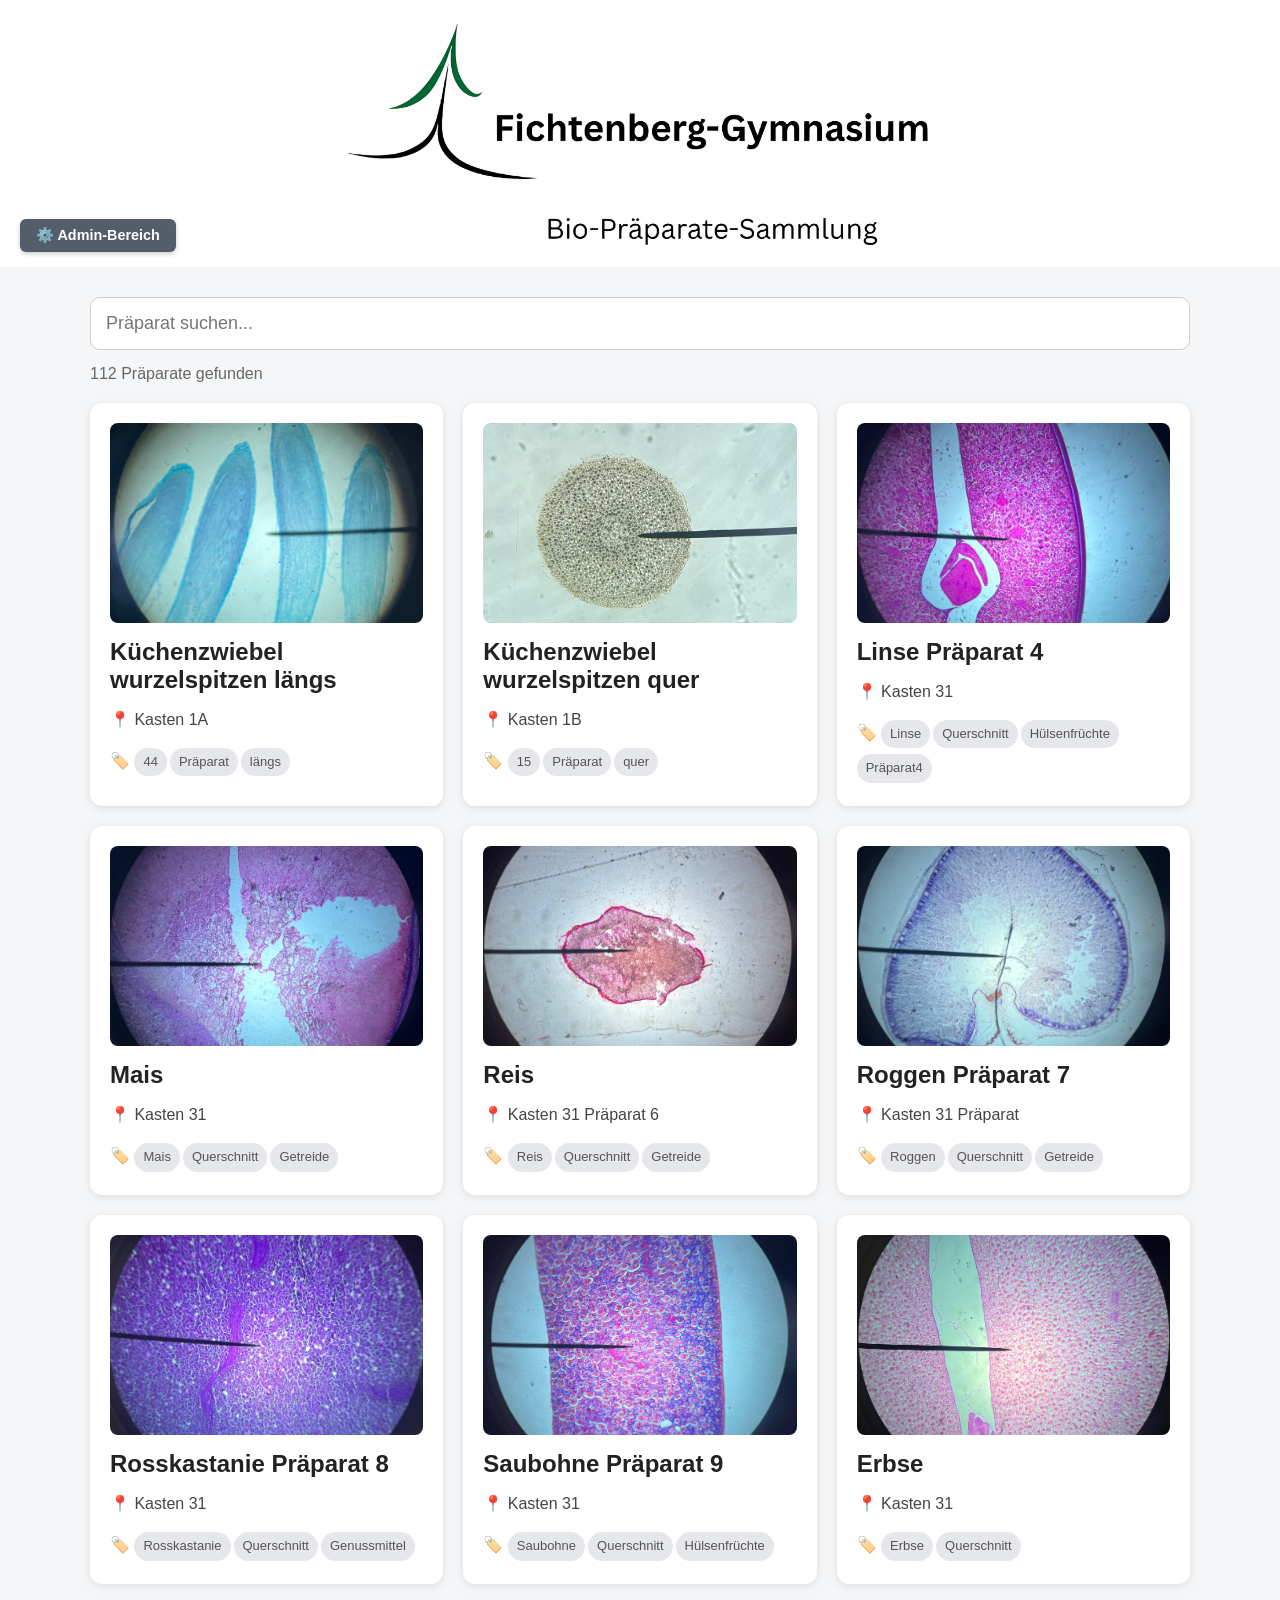
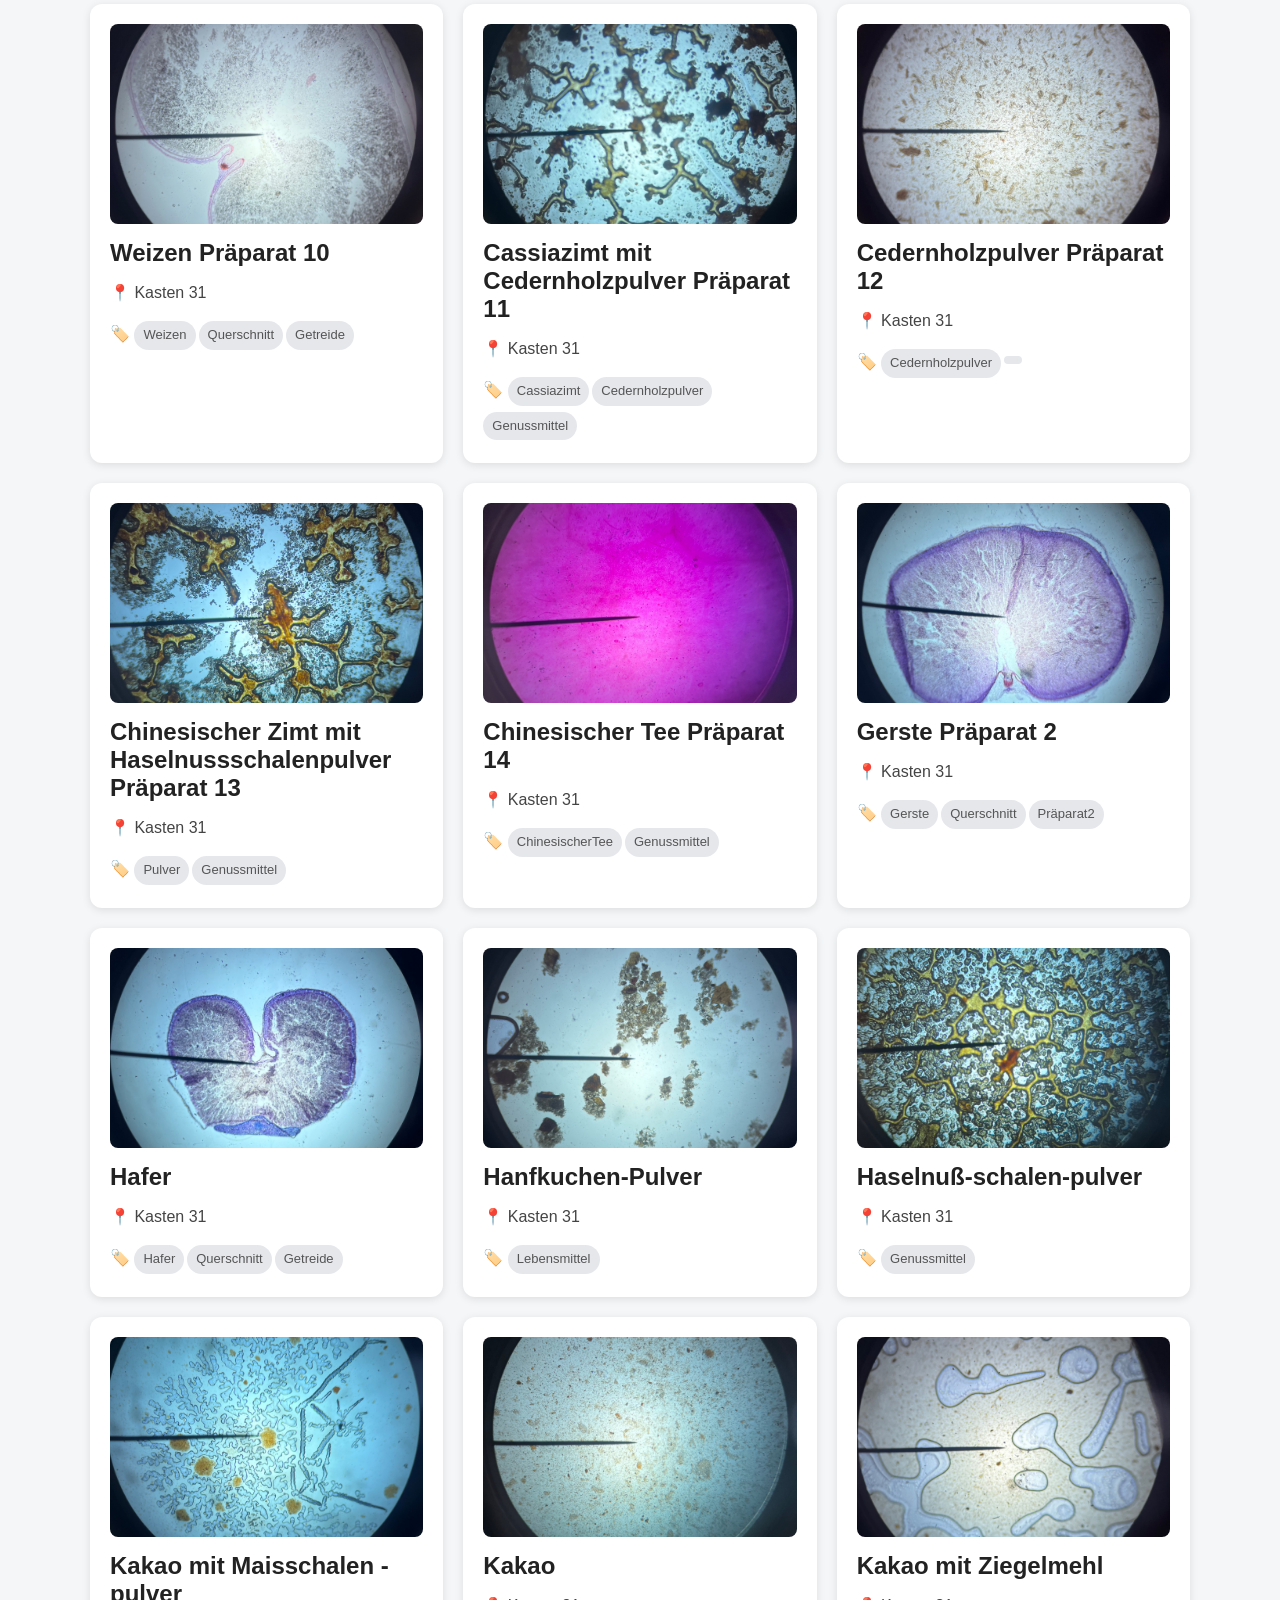
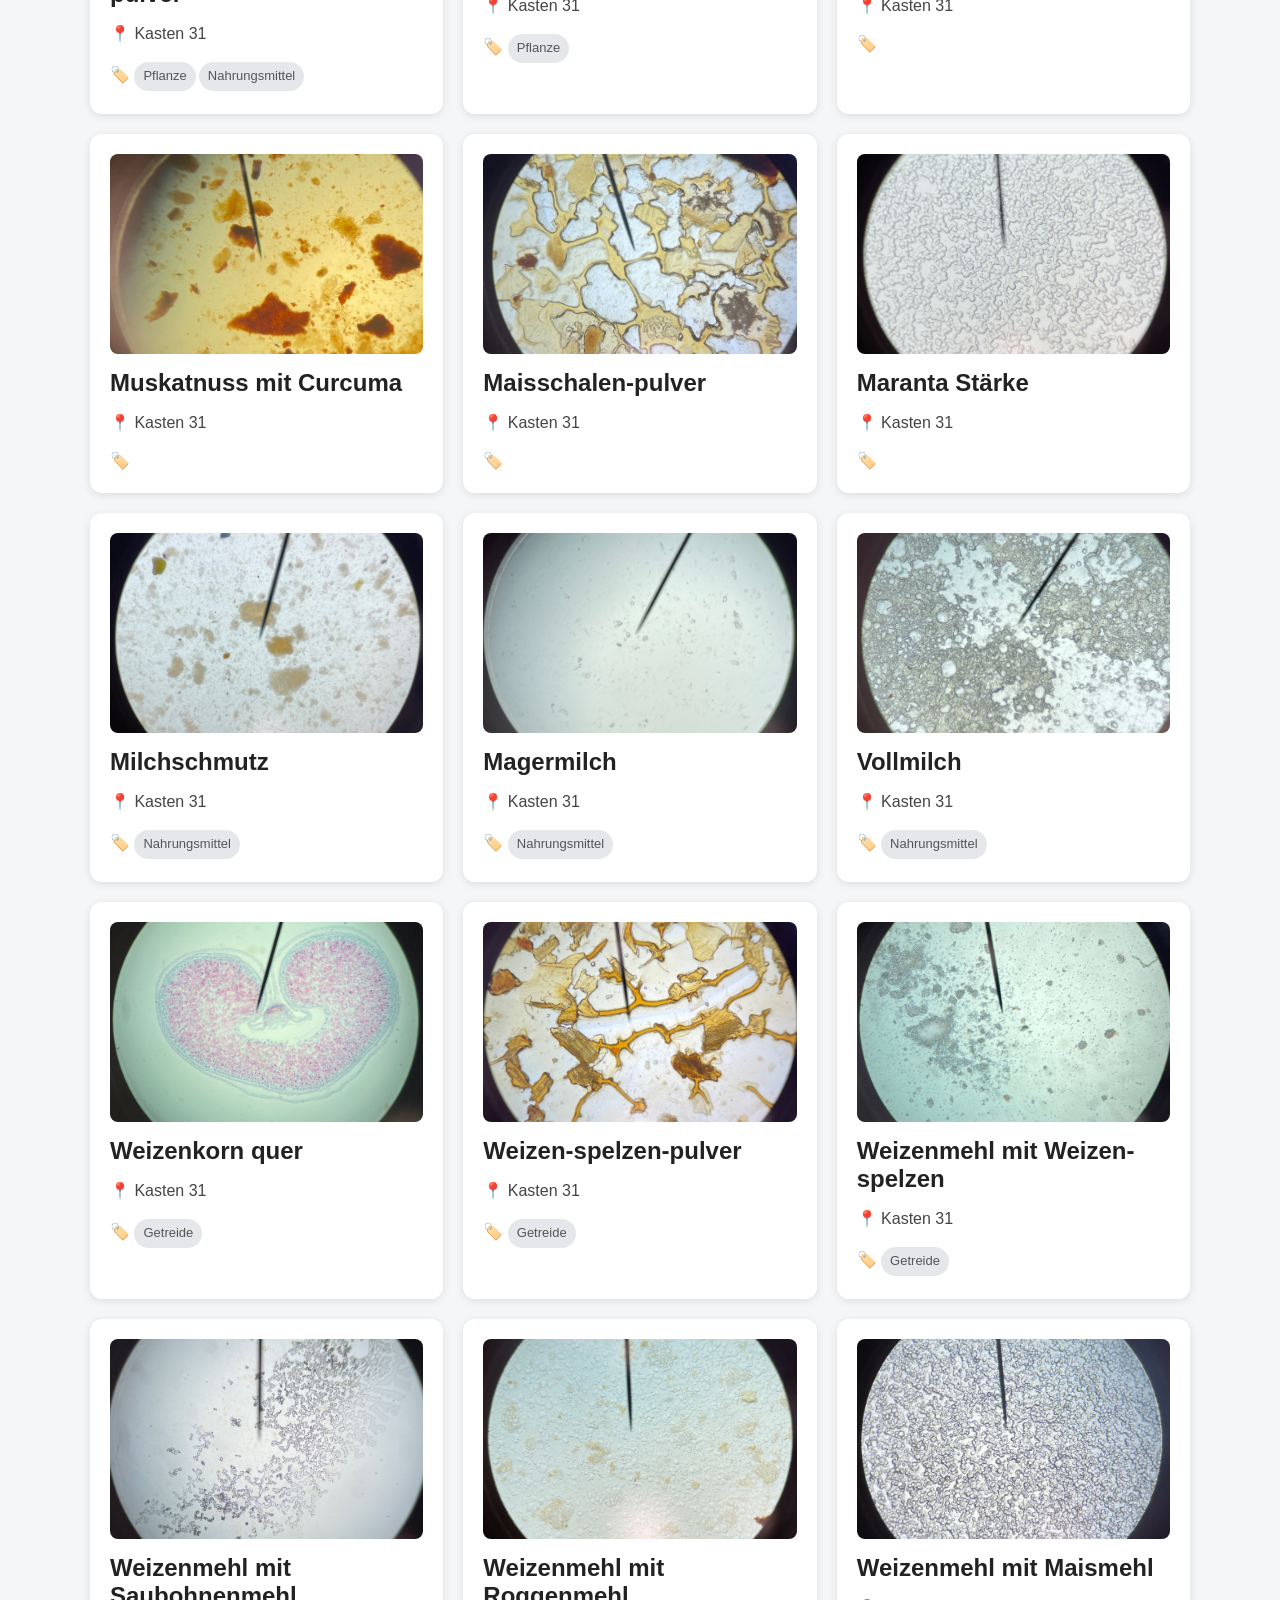
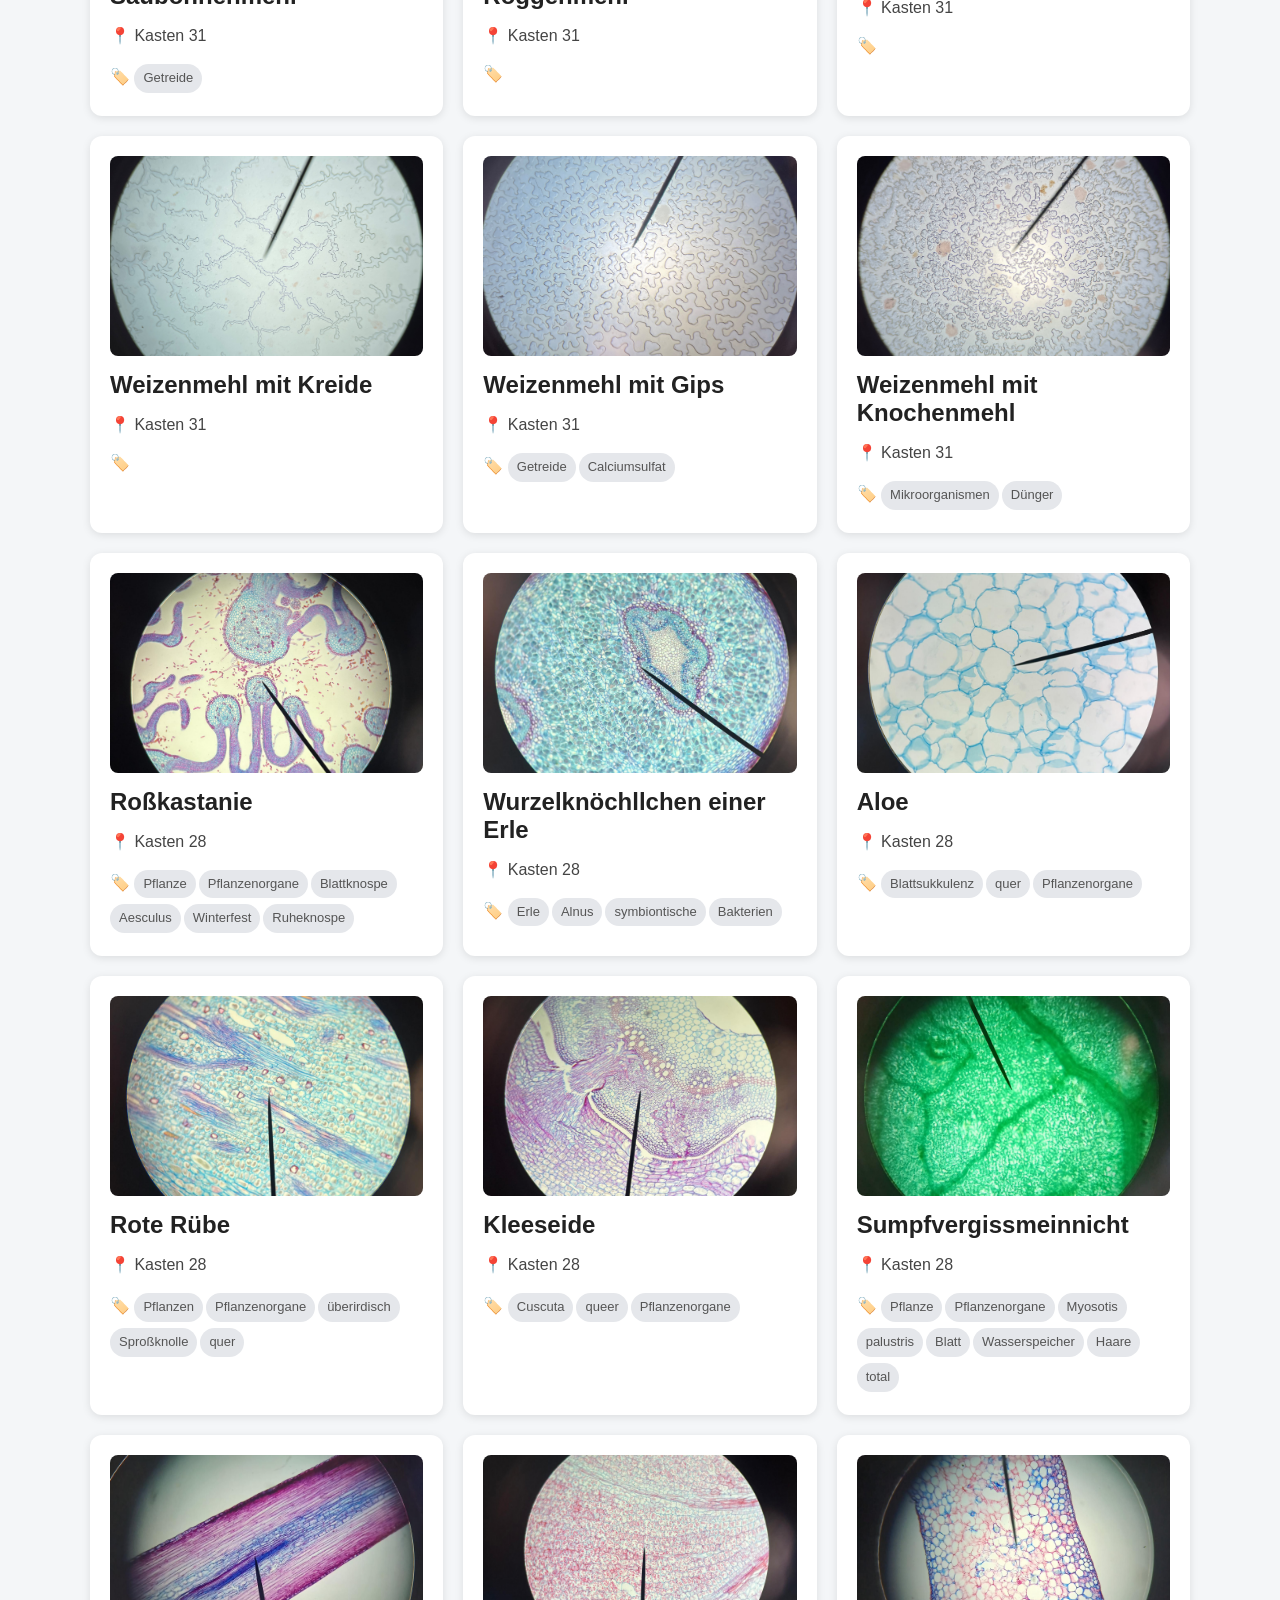
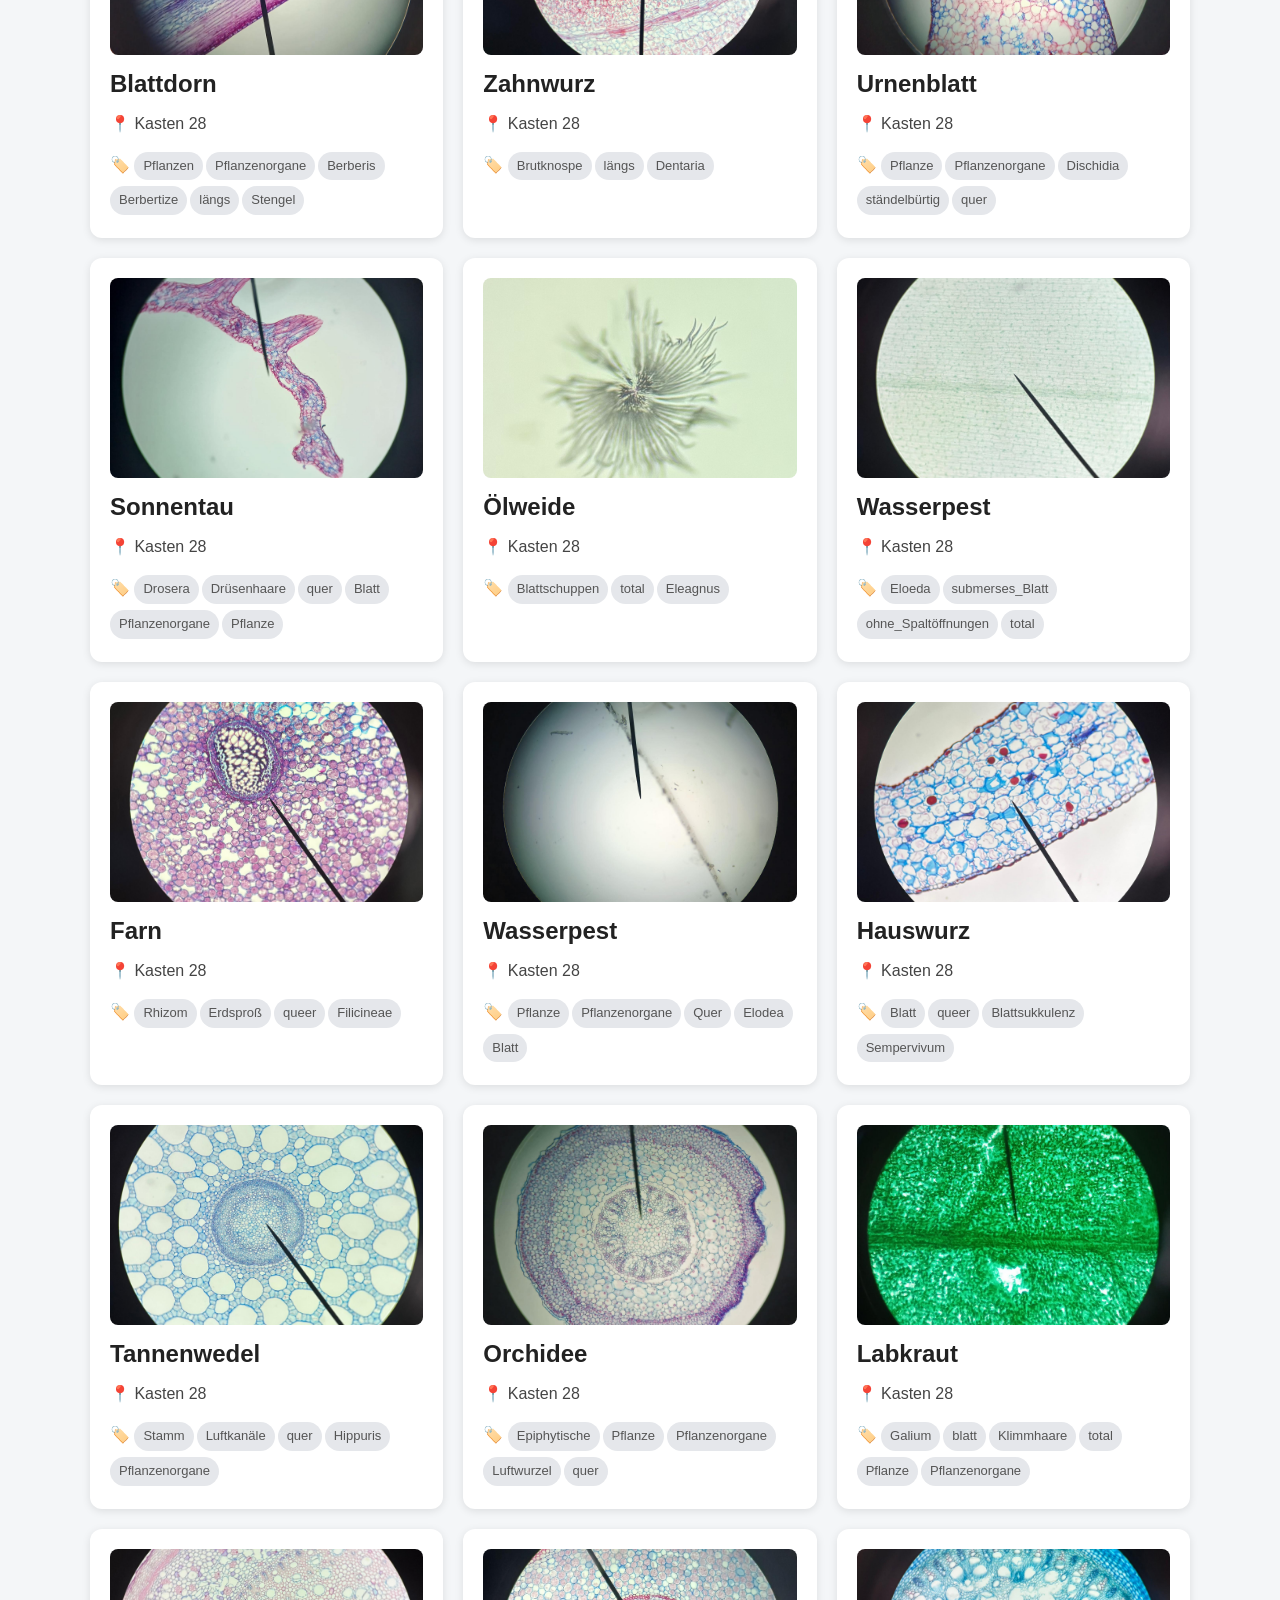
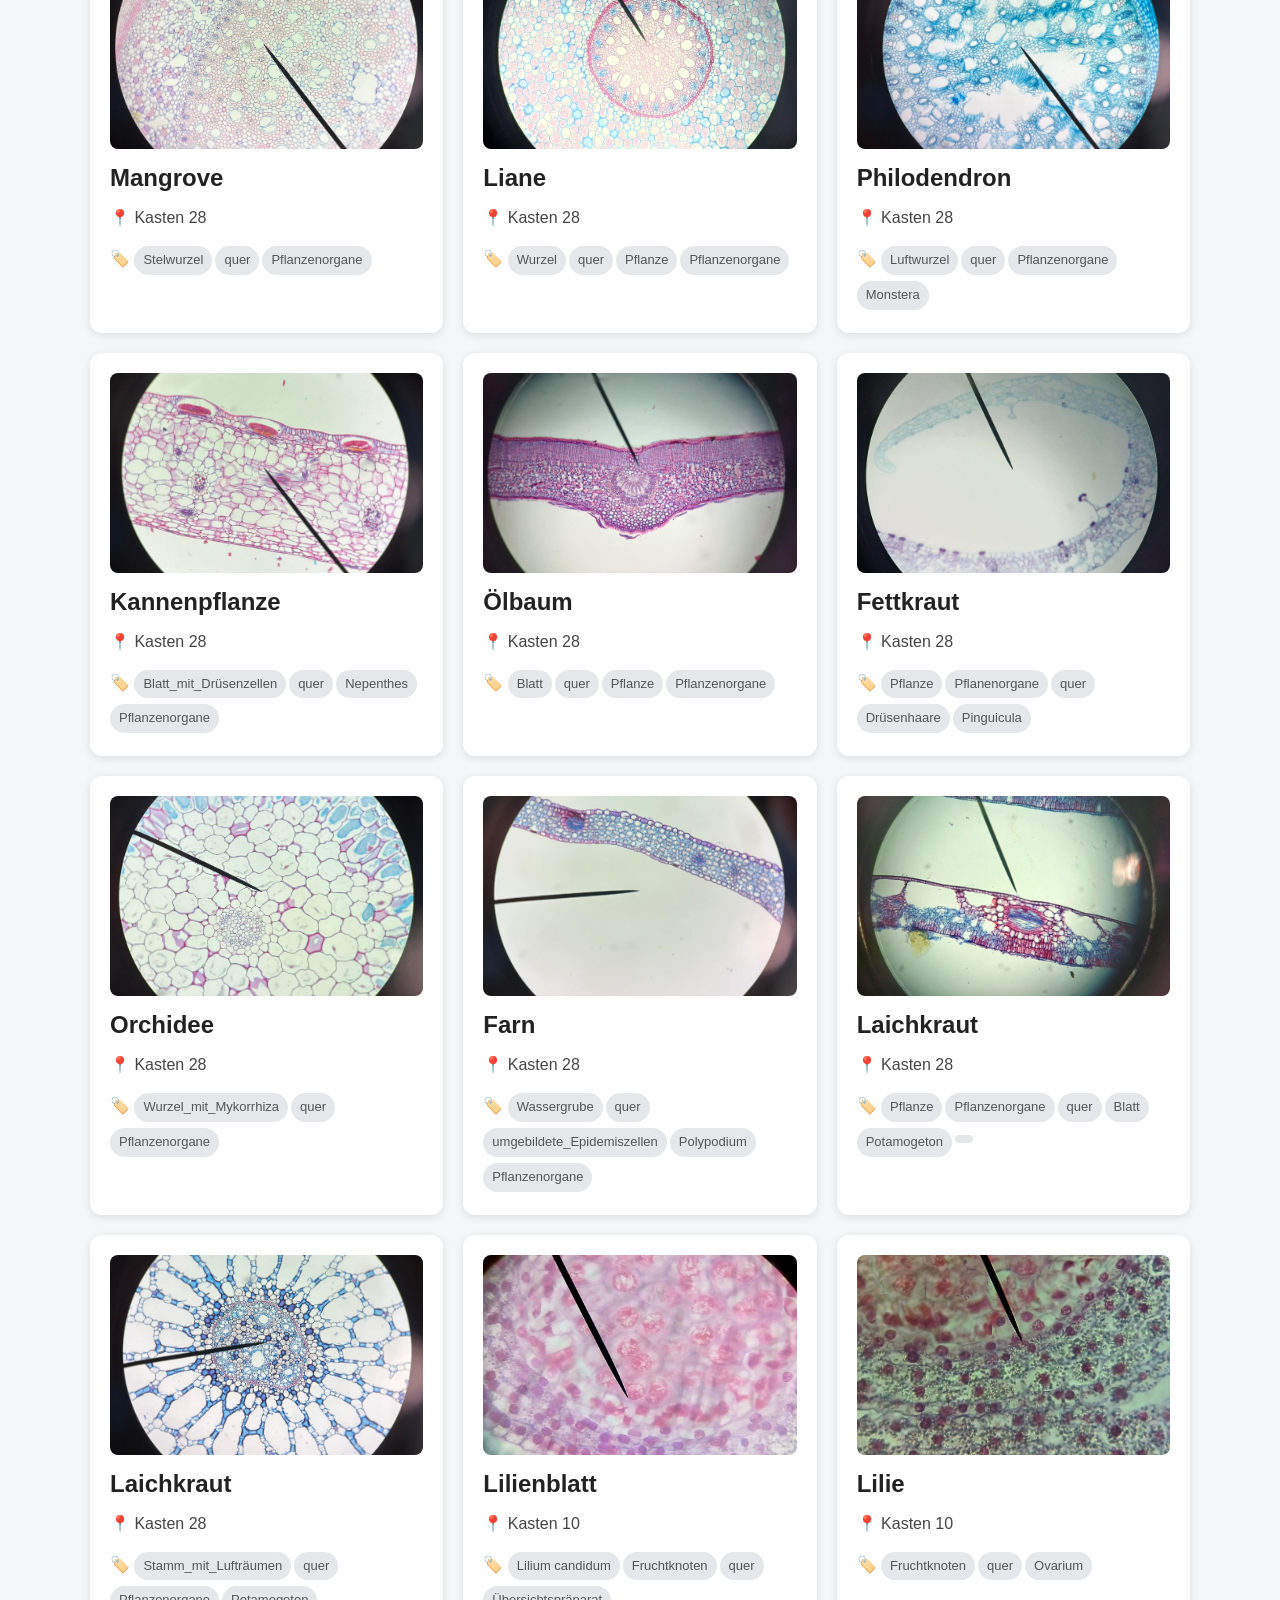
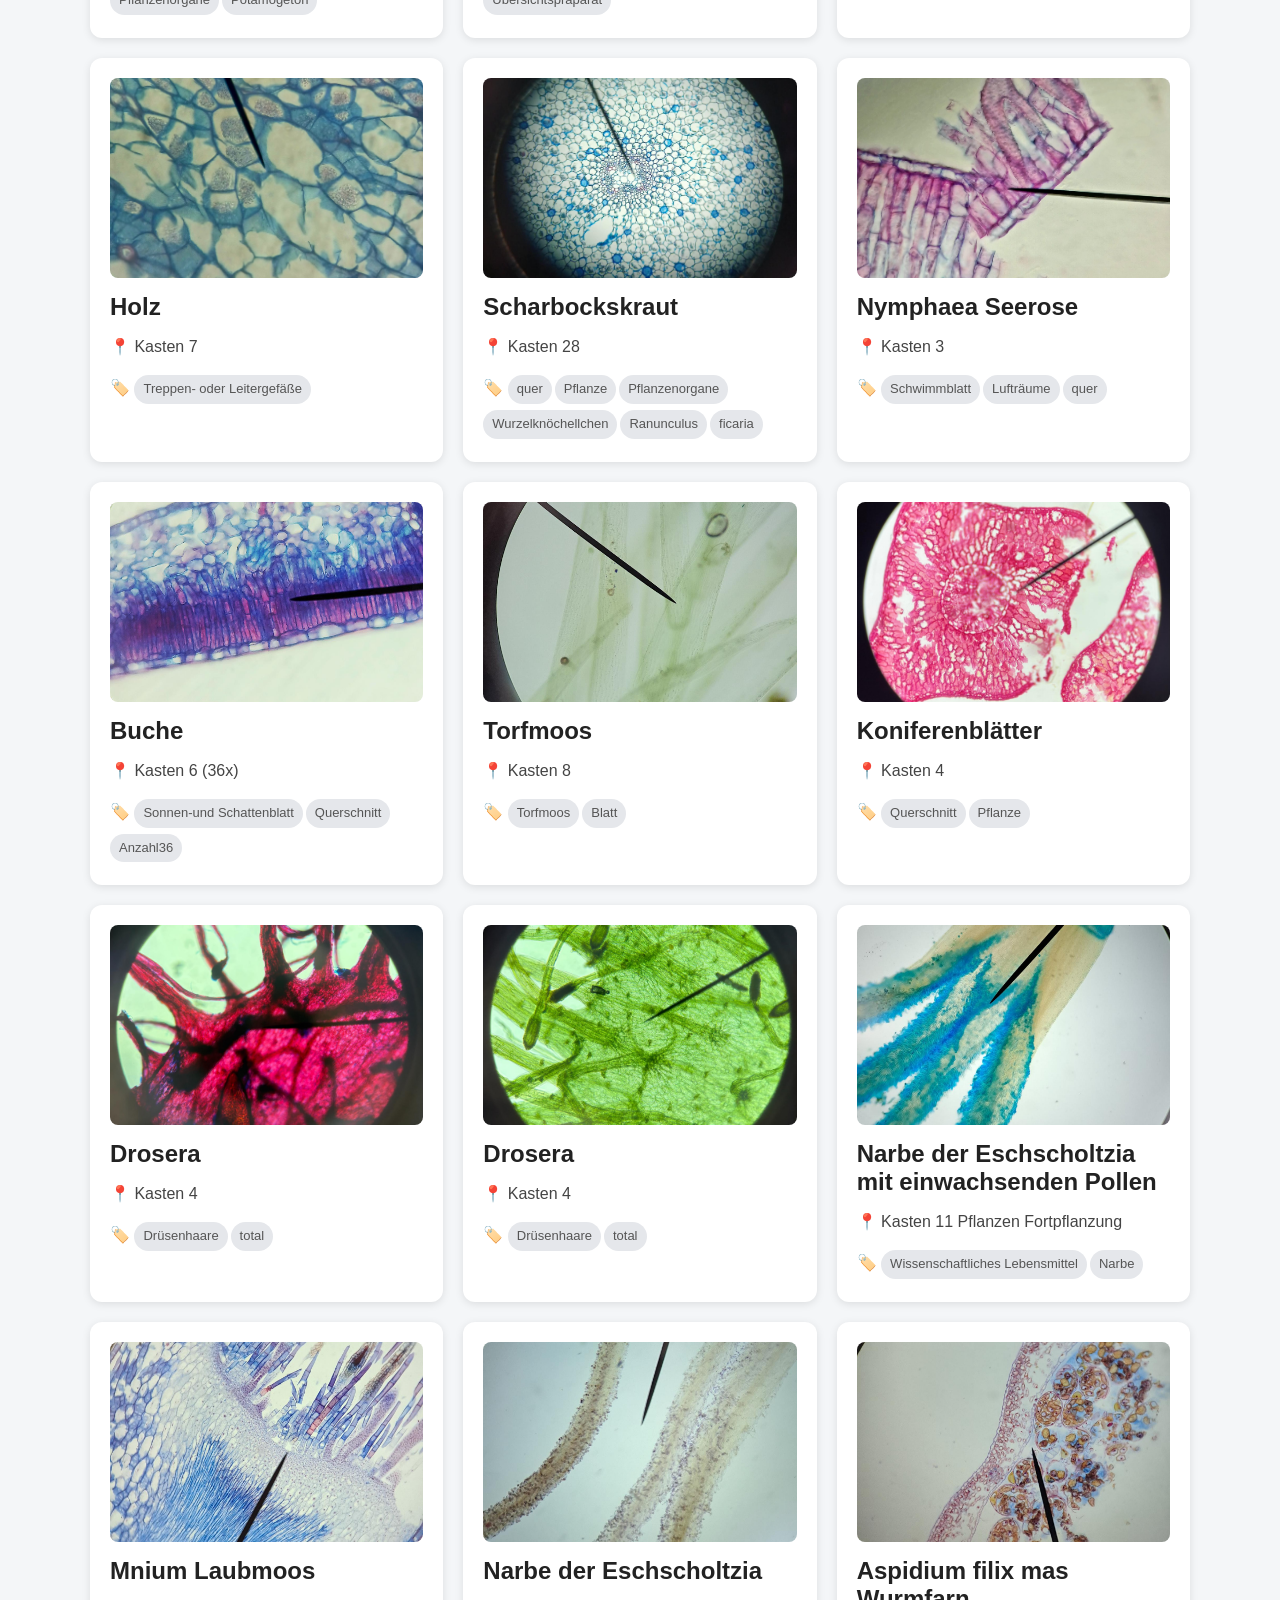
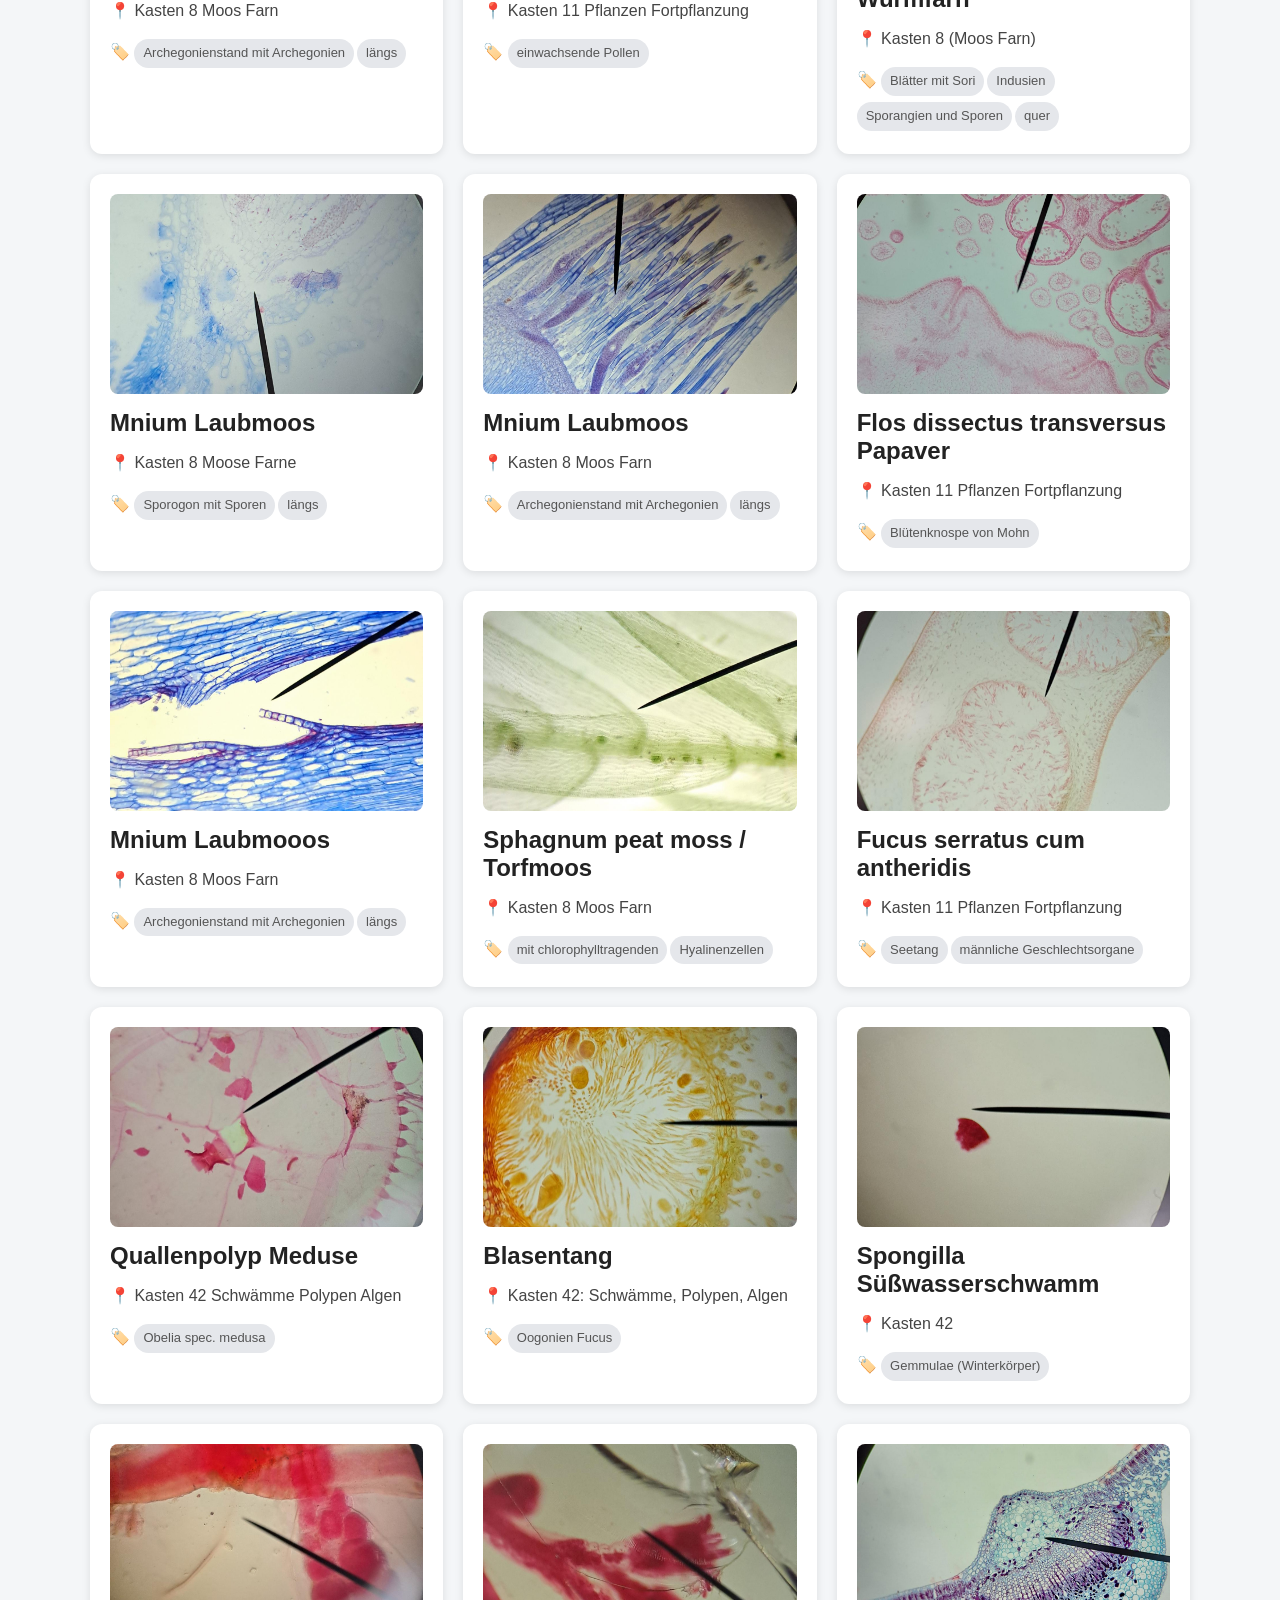
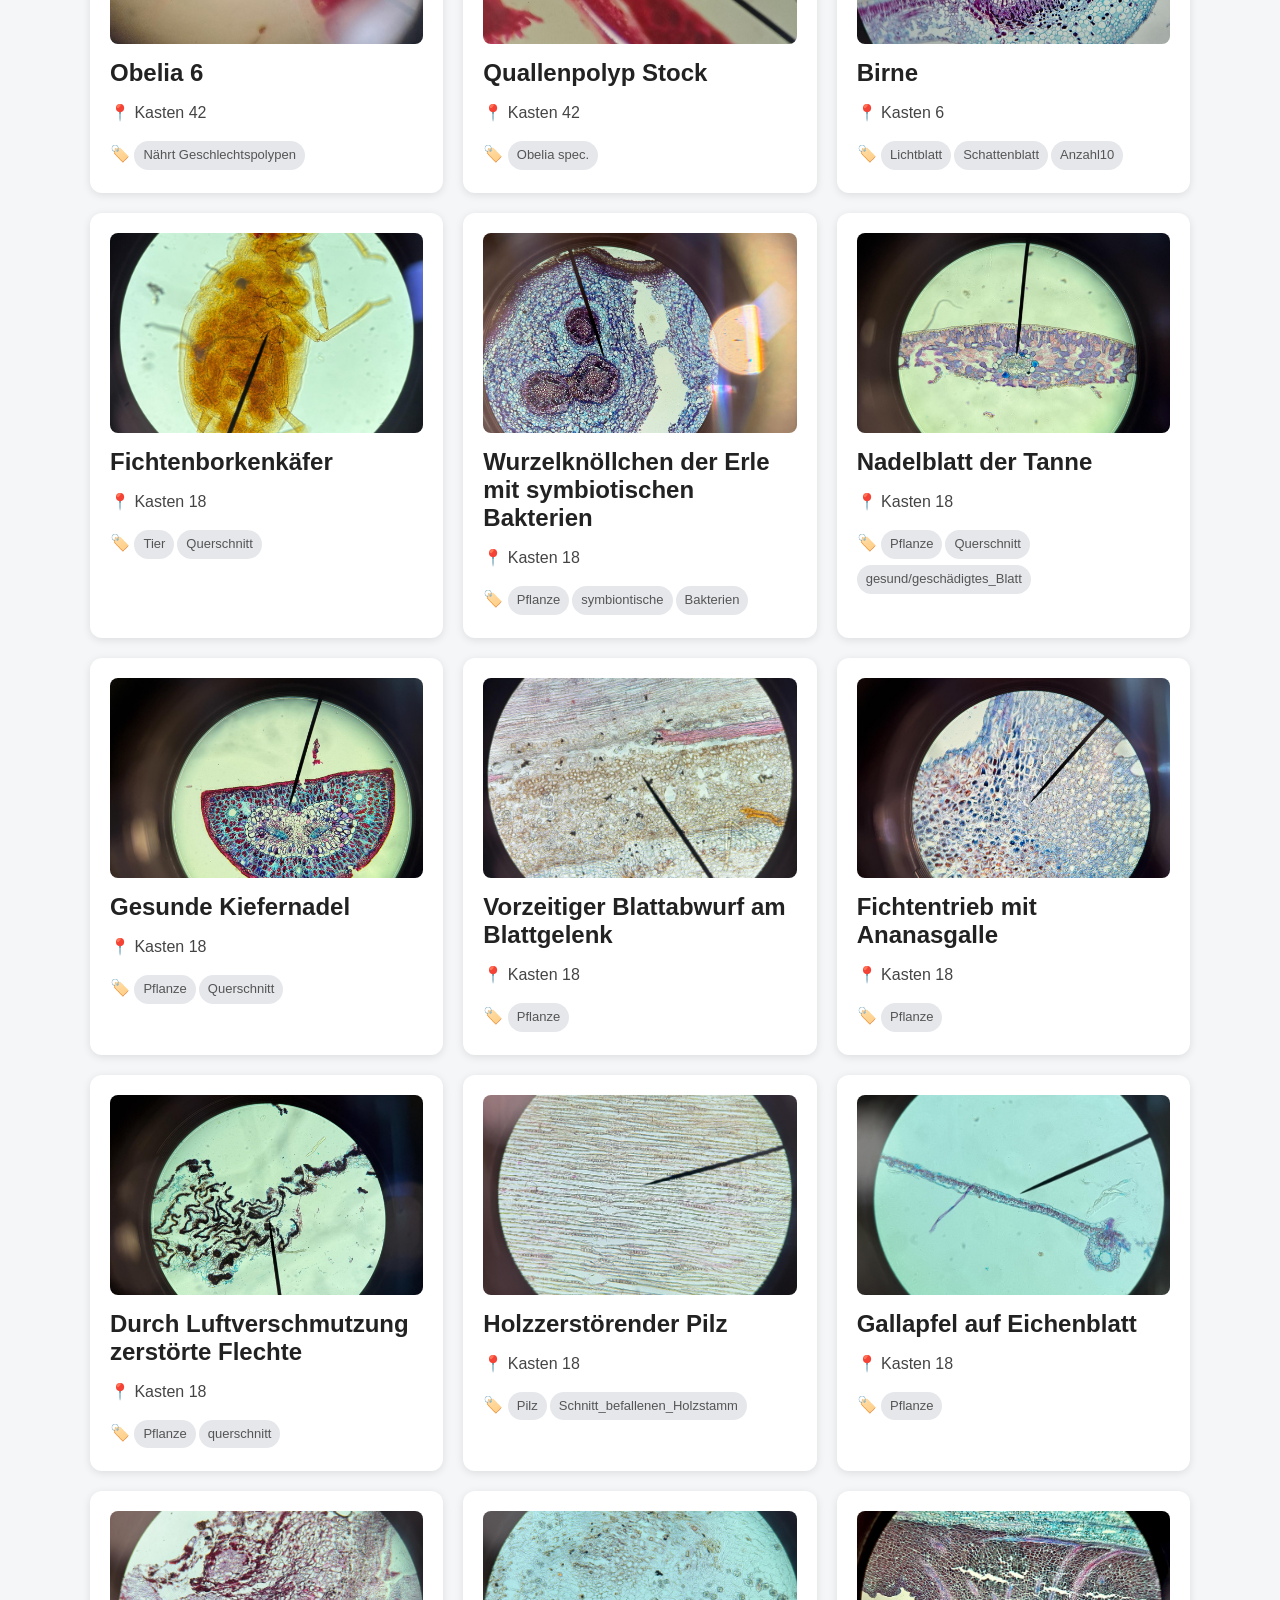
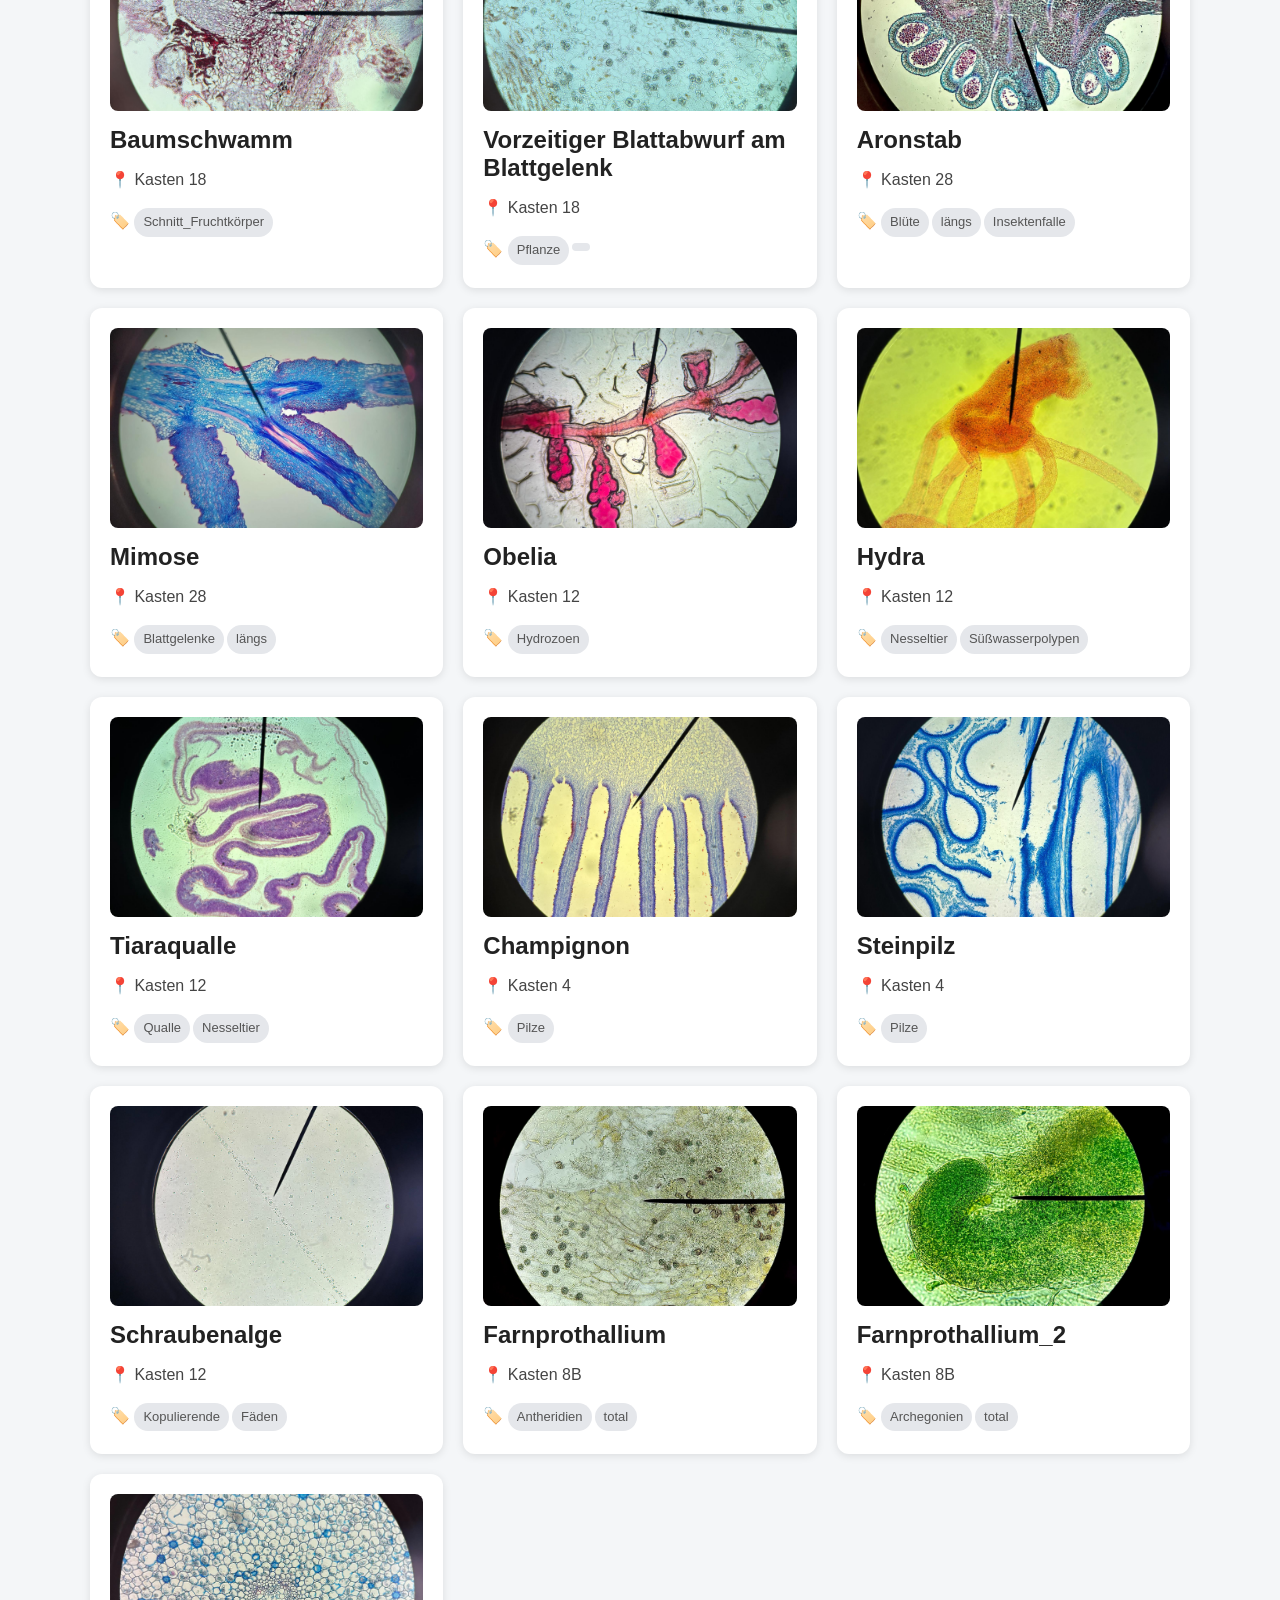
<file: index.html>
<!DOCTYPE html>
<html lang="de">

<head>
    <meta charset="UTF-8">
    <meta name="viewport" content="width=device-width, initial-scale=1.0">
    <title>Bio-Präparatesammlung</title>
    <link rel="stylesheet" href="style.css">
</head>

<body>

    <header class="main-header">
        <img src="assets/header-banner.png" alt="Bio-Präparatesammlung - Fichtenberg-Gymnasium" class="header-banner">
        <a href="/admin/" class="admin-button">⚙️ Admin-Bereich</a>
    </header>

    <main>
        <div class="suche">
            <input
                type="text"
                id="suchfeld"
                placeholder="Präparat suchen..."
            >
        </div>

        <div id="anzahl"></div>
        <div id="praeparate"></div>
    </main>

    <!-- Detail-Modal Popup -->
    <div id="detail-modal" class="modal hidden">
      <div class="modal-content">
        <span id="modal-close" class="modal-close">&times;</span>
        <div id="modal-body"></div>
      </div>
    </div>

    <!-- Netlify Identity Widget -->
    <script src="https://identity.netlify.com/v1/netlify-identity-widget.js"></script>
    <script>
      if (window.netlifyIdentity) {
        window.netlifyIdentity.on("init", user => {
          if (!user) {
            window.netlifyIdentity.on("login", () => {
              document.location.href = "/admin/";
            });
          }
        });
      }
    </script>

    <!-- Haupt-Script als Letztes laden -->
    <script src="script.js"></script>
</body>
</html>
</file>
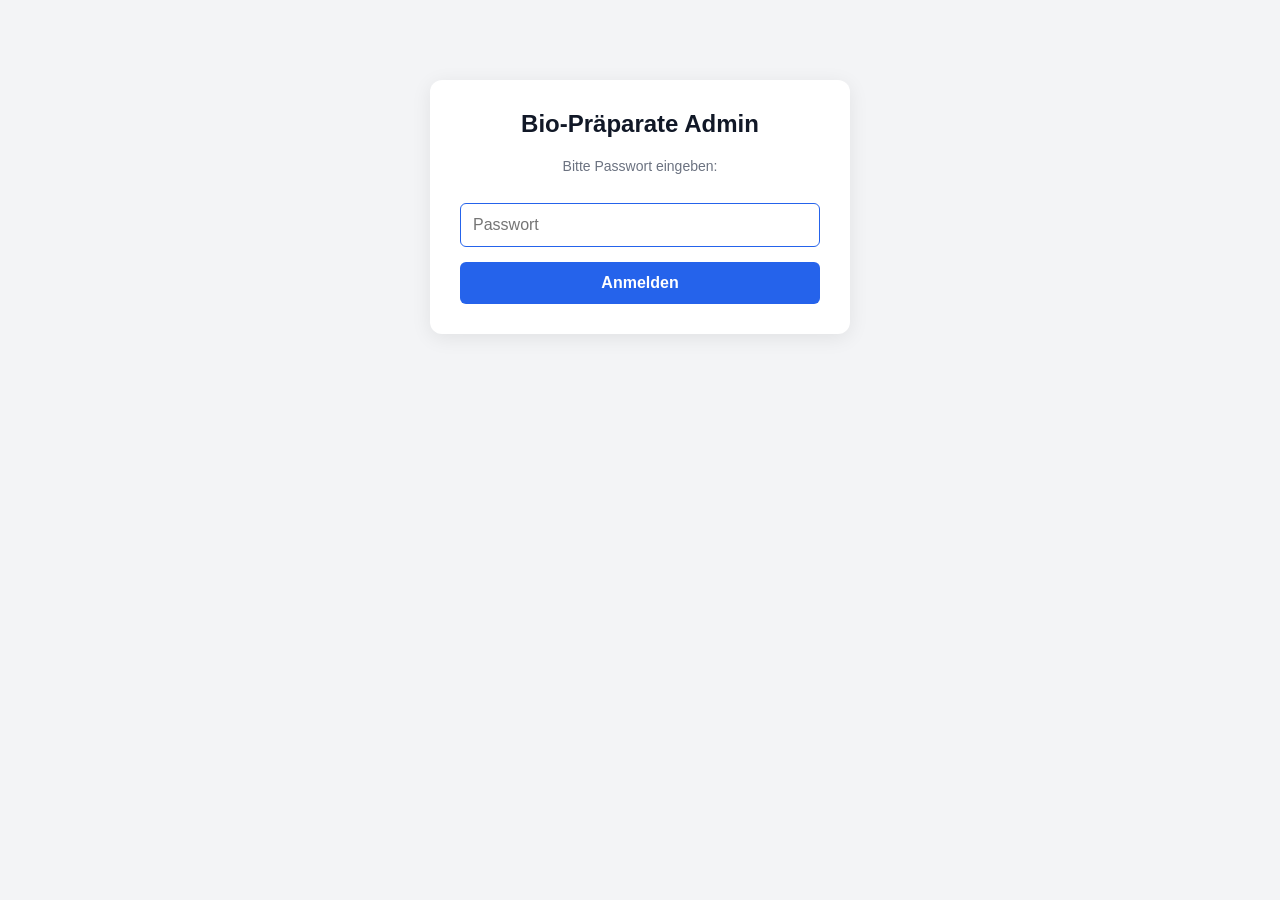
<file: admin/index.html>
<!DOCTYPE html>
<html>
<head>
  <meta charset="utf-8" />
  <meta name="viewport" content="width=device-width, initial-scale=1.0" />
  <title>Admin-Bereich | Bio-Präparate</title>
  <style>
    body { font-family: -apple-system, BlinkMacSystemFont, "Segoe UI", Roboto, sans-serif; background: #f3f4f6; margin: 0; }
    .login-box { max-width: 360px; margin: 80px auto; padding: 30px; background: white; border-radius: 12px; box-shadow: 0 4px 20px rgba(0,0,0,0.08); text-align: center; }
    .login-box h2 { margin-top: 0; color: #111827; }
    .login-box input { width: 100%; padding: 12px; margin: 15px 0; border: 1px solid #d1d5db; border-radius: 6px; box-sizing: border-box; font-size: 16px; outline: none; }
    .login-box input:focus { border-color: #2563eb; }
    .login-box button { width: 100%; padding: 12px; background: #2563eb; color: white; border: none; border-radius: 6px; font-size: 16px; cursor: pointer; font-weight: bold; }
    .login-box button:hover { background: #1d4ed8; }

    /* Duplikat-Warnung Styling */
    .id-duplicate-warning {
      color: #991b1b;
      background-color: #fef2f2;
      border: 1px solid #fca5a5;
      padding: 8px 12px;
      border-radius: 6px;
      font-weight: 600;
      margin-top: 8px;
      display: block;
      font-size: 13px;
    }
  </style>
</head>
<body>
  <button id="logout-btn" onclick="logout()" style="display: none; position: fixed; top: 15px; right: 15px; z-index: 9999; padding: 8px 14px; background-color: #d9534f; color: white; border: none; border-radius: 4px; cursor: pointer; font-weight: bold;">
    Abmelden
  </button>

  <div id="login-container" class="login-box" style="display: none;">
    <h2>Bio-Präparate Admin</h2>
    <p style="color: #6b7280; font-size: 14px;">Bitte Passwort eingeben:</p>
    <form id="login-form">
      <input type="password" id="password-input" placeholder="Passwort" required autofocus />
      <button type="submit">Anmelden</button>
    </form>
  </div>

  <script>
    const STORAGE_KEY = 'decap-cms-user';
    let existingIds = new Set();

    // 1. Bereits existierende IDs aus daten.json im Hintergrund laden
    function loadExistingIds() {
      fetch('../daten.json')
        .then(res => res.json())
        .then(data => {
          if (Array.isArray(data)) {
            existingIds = new Set(data.map(item => String(item.id).trim()).filter(Boolean));
          }
        })
        .catch(err => console.error("Konnte daten.json für ID-Check nicht laden:", err));
    }

    if (!localStorage.getItem(STORAGE_KEY)) {
      document.getElementById('login-container').style.display = 'block';
      
      document.getElementById('login-form').addEventListener('submit', (e) => {
        e.preventDefault();
        const pass = document.getElementById('password-input').value.trim();
        if (pass) {
          localStorage.setItem(STORAGE_KEY, JSON.stringify({ token: pass, backendName: 'github', login: 'admin', email: 'admin@example.com' }));
          location.reload();
        }
      });
    } else {
      document.getElementById('logout-btn').style.display = 'block';

      loadExistingIds();
      setInterval(loadExistingIds, 10000); // Alle 10s aktualisieren

      const script = document.createElement('script');
      script.src = 'https://unpkg.com/decap-cms@^3.0.0/dist/decap-cms.js';
      document.body.appendChild(script);

      script.onload = function() {
        initDuplicateCheck();
        setInterval(checkLiveDuplicates, 500);
      };
    }

    function logout() {
      localStorage.removeItem(STORAGE_KEY);
      location.reload();
    }

    // 2. LIVE-CHECK: Prüft während der Eingabe, ob die ID bereits existiert
    function checkLiveDuplicates() {
      const allInputs = Array.from(document.querySelectorAll('input'));
      const idInput = allInputs.find(input => {
        if (input.id === 'password-input') return false;
        const controlPane = input.closest('[class*="ControlContainer"], [data-field-name]');
        if (!controlPane) return false;
        const fieldName = (controlPane.getAttribute('data-field-name') || '').toLowerCase();
        if (fieldName === 'id') return true;
        const label = controlPane.querySelector('label');
        if (label) {
          const text = label.textContent.trim().toLowerCase();
          return text === 'id' || text === 'id:';
        }
        return false;
      });

      if (!idInput) return;

      const val = idInput.value.trim();
      let errorMsg = idInput.parentNode.querySelector('.id-duplicate-warning');

      // Ermitteln, ob wir ein BEREITS EXISTIERENDES Präparat bearbeiten (dann ist seine eigene ID erlaubt)
      const hash = window.location.hash;
      const isEditingExisting = hash.includes('/entries/') && !hash.endsWith('/new');
      const currentSlug = isEditingExisting ? hash.split('/entries/')[1] : null;

      const isDuplicate = val && existingIds.has(val) && (val !== currentSlug);

      if (isDuplicate) {
        idInput.style.borderColor = '#dc2626';
        idInput.style.backgroundColor = '#fef2f2';

        if (!errorMsg) {
          errorMsg = document.createElement('div');
          errorMsg.className = 'id-duplicate-warning';
          idInput.parentNode.appendChild(errorMsg);
        }
        errorMsg.textContent = `⚠️ Die ID "${val}" existiert bereits für ein anderes Präparat!`;
      } else {
        idInput.style.borderColor = '';
        idInput.style.backgroundColor = '';
        if (errorMsg) errorMsg.remove();
      }

      // Speichern-Button sperren, wenn Duplikat vorliegt
      const publishBtns = document.querySelectorAll('button[class*="PublishButton"], button[data-testid="publish-button"]');
      publishBtns.forEach(btn => {
        if (isDuplicate) {
          btn.style.opacity = '0.4';
          btn.style.pointerEvents = 'none';
        } else {
          btn.style.opacity = '1';
          btn.style.pointerEvents = 'auto';
        }
      });
    }

    // 3. PRE-SAVE-HOOK: Letzte harte Blockade vor dem Speichern
    function initDuplicateCheck() {
      if (window.CMS) {
        window.CMS.registerEventListener({
          name: 'preSave',
          handler: ({ entry }) => {
            const data = entry.get('data').toJS();
            const newId = data.id ? String(data.id).trim() : '';
            const hash = window.location.hash;
            const isEditingExisting = hash.includes('/entries/') && !hash.endsWith('/new');
            const currentSlug = isEditingExisting ? hash.split('/entries/')[1] : null;

            if (newId && existingIds.has(newId) && newId !== currentSlug) {
              alert(`⚠️ Speichern abgebrochen!\n\nDie ID "${newId}" wird bereits verwendet.`);
              throw new Error(`Speichern wegen doppelter ID blockiert: ${newId}`);
            }
          }
        });
      }
    }

    // 4. BILD-KOMPRIMIERUNG: Verhindert riesige Foto-Uploads
    document.addEventListener('change', function(e) {
      if (e.target && e.target.type === 'file' && e.target.files && e.target.files[0]) {
        const file = e.target.files[0];
        if (e.__autoCompressed || !file.type.startsWith('image/') || file.size <= 300 * 1024) return;

        e.stopImmediatePropagation();

        autoCompressImage(file, 1600, 0.75).then(compressedFile => {
          const dataTransfer = new DataTransfer();
          dataTransfer.items.add(compressedFile);
          e.target.files = dataTransfer.files;

          const newEvent = new Event('change', { bubbles: true });
          newEvent.__autoCompressed = true;
          e.target.dispatchEvent(newEvent);
        }).catch(err => {
          console.error("Automatische Komprimierung fehlgeschlagen:", err);
        });
      }
    }, true);

    function autoCompressImage(file, maxDimension, quality) {
      return new Promise((resolve, reject) => {
        const reader = new FileReader();
        reader.readAsDataURL(file);
        reader.onload = function(event) {
          const img = new Image();
          img.src = event.target.result;
          img.onload = function() {
            let width = img.width;
            let height = img.height;

            if (width > height) {
              if (width > maxDimension) {
                height = Math.round((height * maxDimension) / width);
                width = maxDimension;
              }
            } else {
              if (height > maxDimension) {
                width = Math.round((width * maxDimension) / height);
                height = maxDimension;
              }
            }

            const canvas = document.createElement('canvas');
            canvas.width = width;
            canvas.height = height;

            const ctx = canvas.getContext('2d');
            ctx.drawImage(img, 0, 0, width, height);

            canvas.toBlob((blob) => {
              if (!blob) return reject(new Error("Canvas-Konvertierung fehlgeschlagen"));
              const cleanName = file.name.replace(/\.[^/.]+$/, "") + ".jpg";
              const newFile = new File([blob], cleanName, { type: 'image/jpeg', lastModified: Date.now() });
              resolve(newFile);
            }, 'image/jpeg', quality);
          };
          img.onerror = reject;
        };
        reader.onerror = reject;
      });
    }
  </script>
</body>
</html>
</file>
<file: style.css>
/* Grundlayout */

body {
    margin: 0;
    font-family: Arial, sans-serif;
    background: #f4f6f8;
    color: #222;
}


/* Kopfbereich */

/* Header-Banner Styling */
/* Kopfbereich */
/* Header Layout - Volle Bildschirmbreite */
.main-header {
    background: #1f2937;
    position: relative;
    padding: 0;
    margin: 0;
    width: 100%;
    overflow: hidden;
}

.header-banner {
    width: 100%;       /* Streckt das Bild über die komplette Browserbreite */
    height: auto;      /* Hält automatisch das perfekte Seitenverhältnis bei */
    display: block;
}

.admin-button {
    position: absolute;
    bottom: 15px;
    left: 20px;
    background-color: rgba(55, 65, 81, 0.85); /* Leicht transparent, damit man es auf dem Bild gut liest */
    color: white;
    padding: 8px 16px;
    border-radius: 6px;
    text-decoration: none;
    font-weight: bold;
    font-size: 0.9rem;
    transition: background-color 0.2s ease;
    z-index: 10;
    box-shadow: 0 2px 5px rgba(0,0,0,0.2);
}

.admin-button:hover {
    background-color: rgba(75, 85, 99, 1);
}

/* Hauptbereich */

main {
    max-width: 1100px;
    margin: 30px auto;
    padding: 0 20px;
}


/* Suchfeld */

.suche {
    margin-bottom: 15px;
}

#suchfeld {
    width: 100%;
    box-sizing: border-box;
    padding: 15px;
    font-size: 18px;
    border: 1px solid #ccc;
    border-radius: 10px;
    outline: none;
}

#suchfeld:focus {
    border-color: #2563eb;
}


/* Ergebnisanzahl */

#anzahl {
    color: #666;
    margin-bottom: 20px;
}


/* Karten-Layout */

#praeparate {
    display: grid;
    grid-template-columns: repeat(auto-fit, minmax(280px, 1fr));
    gap: 20px;
}


/* Einzelne Präparat-Karte */

.praeparat {
    background: white;
    border-radius: 12px;
    padding: 20px;
    box-shadow: 0 2px 8px rgba(0, 0, 0, 0.1);
    cursor: pointer;
    transition: transform 0.15s, box-shadow 0.15s;
}

.praeparat:hover {
    transform: translateY(-3px);
    box-shadow: 0 5px 15px rgba(0, 0, 0, 0.15);
}


/* Galerie-Bild (einheitliches Querformat) */

.praeparat img {
    width: 100%;
    height: 200px;
    object-fit: cover;
    border-radius: 8px;
    display: block;
}


/* Name */

.praeparat h2 {
    margin-top: 15px;
    margin-bottom: 10px;
}


/* Standort */

.ort {
    color: #444;
}


/* Stichwörter */

.stichwoerter {
    color: #555;
    line-height: 1.6;
}


/* Einzelne Stichwort-Tags */

.tag {
    display: inline-block;
    background: #e5e7eb;
    border-radius: 20px;
    padding: 4px 9px;
    margin: 3px 3px 3px 0;
    font-size: 13px;
}


/* Keine Ergebnisse */

.keine-ergebnisse {
    background: white;
    padding: 30px;
    border-radius: 12px;
    text-align: center;
    color: #666;
}


/* Modal Popup Styling */

.modal {
    position: fixed;
    top: 0;
    left: 0;
    width: 100%;
    height: 100%;
    background-color: rgba(0, 0, 0, 0.6);
    display: flex;
    justify-content: center;
    align-items: center;
    z-index: 1000;
}

.modal.hidden {
    display: none !important;
}

.modal-content {
    background-color: #fff;
    padding: 2rem;
    border-radius: 12px;
    max-width: 550px;
    width: 90%;
    max-height: 90vh;
    overflow-y: auto;
    position: relative;
    box-shadow: 0 4px 20px rgba(0, 0, 0, 0.2);
}

.modal-close {
    position: absolute;
    top: 12px;
    right: 18px;
    font-size: 1.8rem;
    cursor: pointer;
    color: #666;
}

/* Bild im Detail-Modal (Native Proportionen für Hoch- & Querformat) */

.modal-bild {
    width: auto;
    max-width: 100%;
    max-height: 60vh;
    display: block;
    margin: 15px auto;
    border-radius: 8px;
    object-fit: contain;
}
</file>
